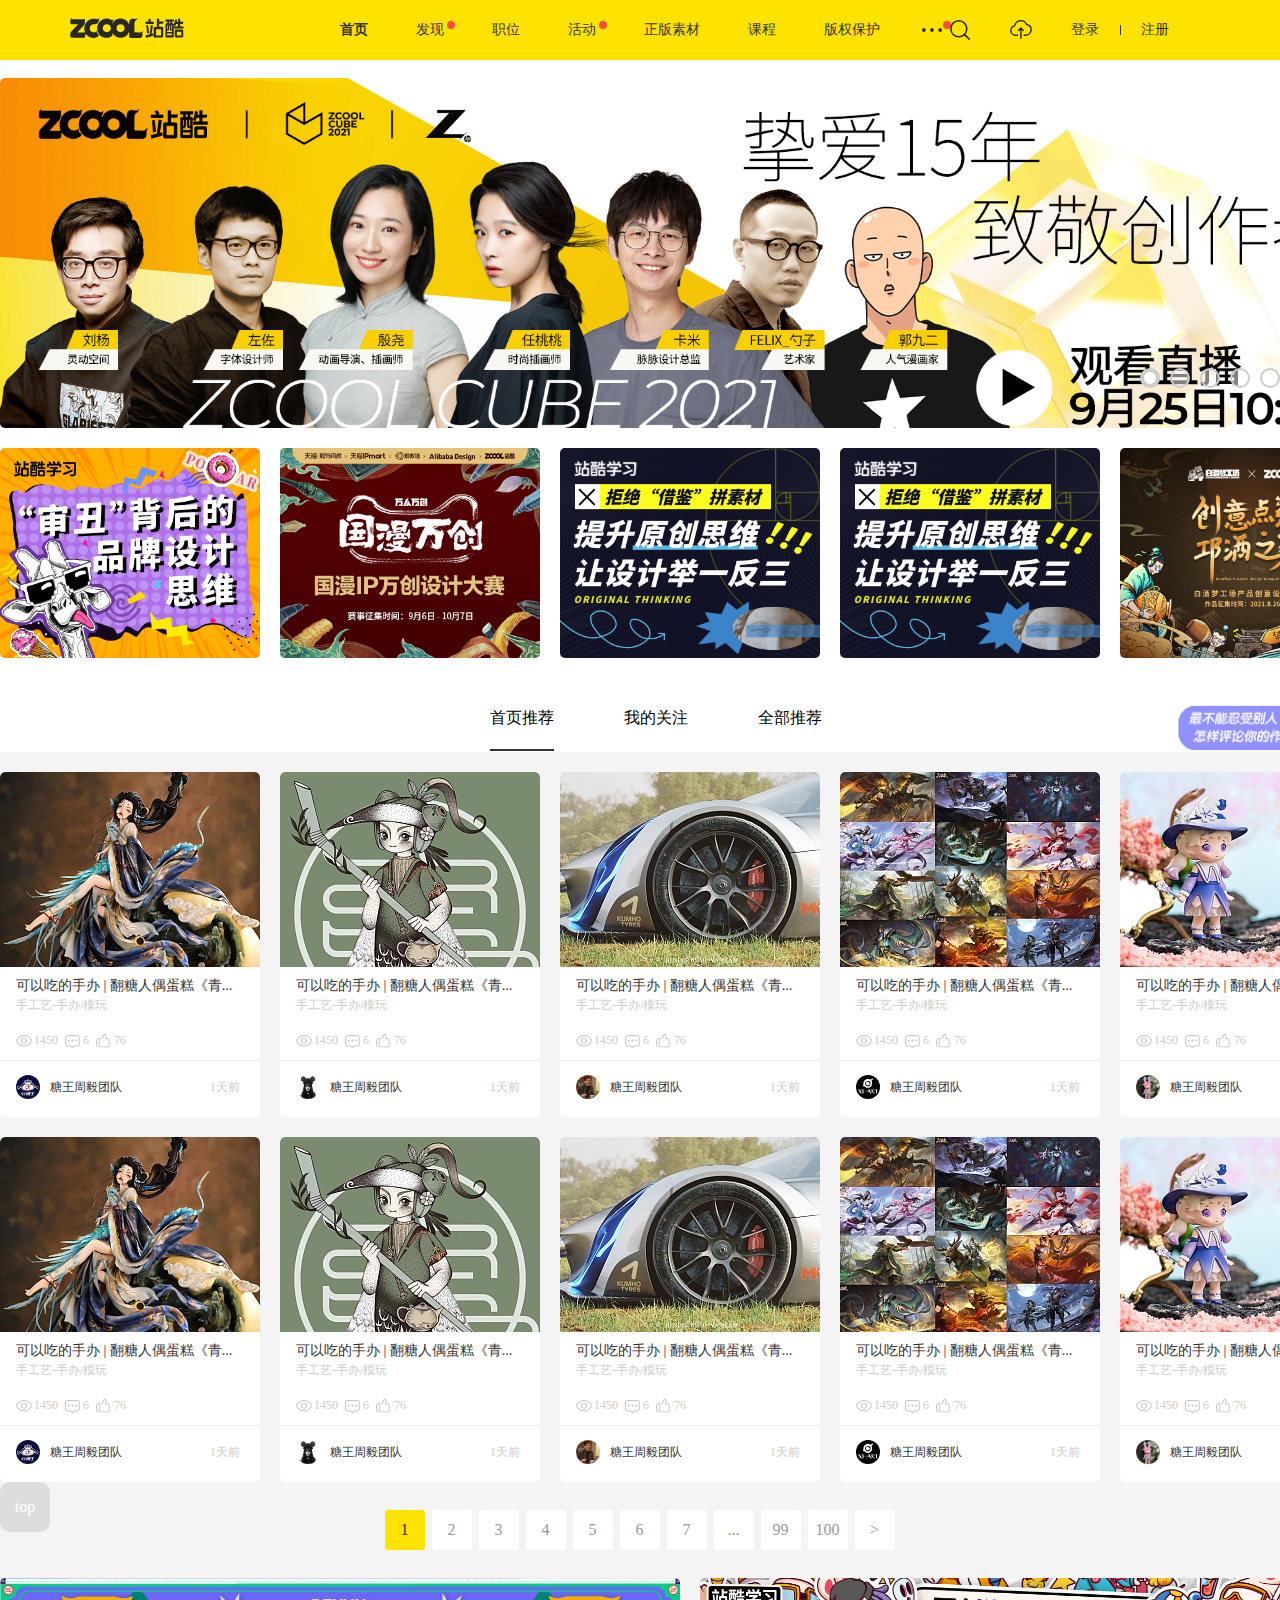
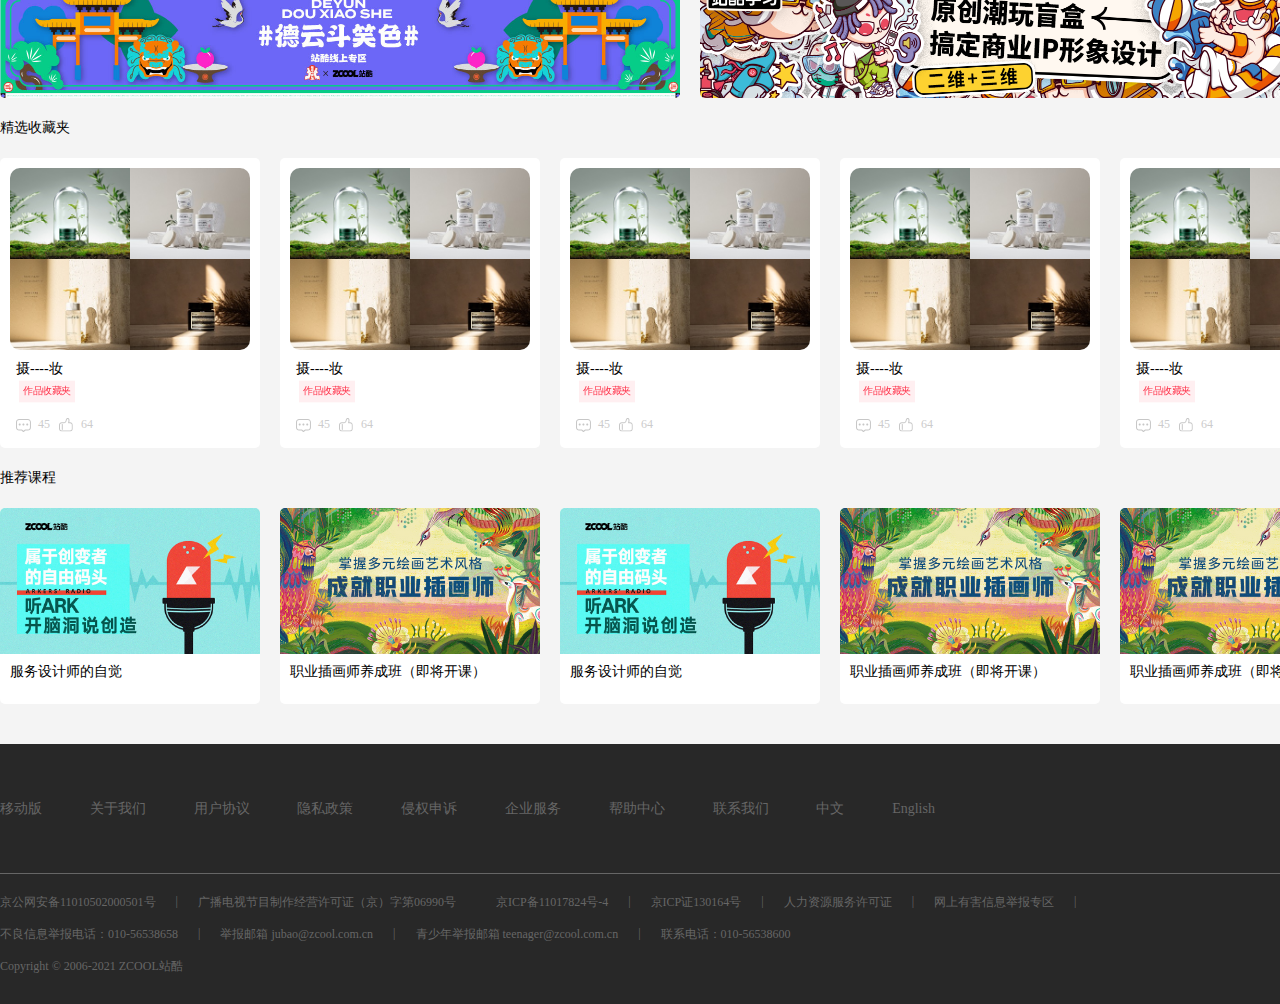
<file: index.html>
<!DOCTYPE html>
<html lang="en">

<head>
    <meta charset="UTF-8">
    <meta http-equiv="X-UA-Compatible" content="IE=edge">
    <meta name="viewport" content="width=device-width, initial-scale=1.0">
    <title>Document</title>
    <link rel="stylesheet" href="./css/top.css">
    <link rel="stylesheet" href="./css/slider.css">
    <link rel="stylesheet" href="./css/tuijian.css">
    <link rel="stylesheet" href="./css/deyunse.css">
    <link rel="stylesheet" href="./css/footer.css">
    <script src="./js/jquery-3.6.0.js"></script>
    <style>
        .w1 {
            width: 1380px;
            margin: 0 auto;
            position: relative;
            overflow: hidden;
        }

        .w2 {
            width: 1380px;
            margin: 0 auto;
            position: relative;
            overflow: hidden;
        }
    </style>
</head>

<body>
    <!-- 1.顶部导航栏 -->
    <header class="top">
        <!-- <div class="w"> -->
        <!-- logo部分 -->
        <a href="">
            <div class="logo"></div>
        </a>
        <!-- 导航栏 -->
        <ul class="topNav">
            <li><a href="" style="font-weight: 700;">首页</a>
                <ul class="list">
                    <li><a href="">站酷首页</a></li>
                    <li><a href="">我的首页</a></li>
                </ul>
            </li>
            <li><a href="">发现</a><span></span></li>
            <li><a href="">职位</a>
                <ul class="list">
                    <li><a href="">职位</a></li>
                    <li><a href="">公司</a></li>
                    <li><a href="">+ 发布职位</a></li>
                </ul>
            </li>
            <li><a href="">活动</a><span></span>
                <ul class="list">
                    <li><a href="">设计大赛</a></li>
                    <li><a href="">专题策划</a></li>
                    <li><a href="">线上活动</a></li>
                    <li><a href="">线下活动</a></li>
                    <li><a href="">互相投票</a></li>
                    <li><a href="">学习音频</a></li>
                </ul>
            </li>
            <li><a href="">正版素材</a>
                <ul class="list">
                    <li><a href="">图片</a></li>
                    <li><a href="">视频</a></li>
                    <li><a href="">字体</a></li>
                    <li><a href="">音乐</a></li>
                    <li><a href="">创意专题</a></li>
                    <li><a href="">我要供图</a></li>
                </ul>
            </li>
            <li><a href="">课程</a>
                <ul class="list">
                    <li><a href="">会员专区</a></li>
                    <li><a href="">平面视觉</a></li>
                    <li><a href="">绘画插画</a></li>
                    <li><a href="">电商设计</a></li>
                    <li><a href="">UI设计</a></li>
                    <li><a href="">商业摄影</a></li>
                    <li><a href="">全部课程</a></li>
                </ul>
            </li>
            <li><a href="">版权保护</a>
                <ul class="list">
                    <li><a href="">著作权登记</a></li>
                    <li><a href="">区块链存证</a></li>
                </ul>
            </li>
            <li><a href="" class="san"></a><span></span>
                <ul class="list">
                    <li><a href="">设计师</a></li>
                    <li><a href="">榜单</a></li>
                    <li><a href="">站酷App</a></li>
                    <li><a href="">站酷字体</a></li>
                </ul>
            </li>
        </ul>
        <!-- 搜索登录部分 -->
        <div class="topRight">
            <!-- 搜索 -->
            <a href="">
                <div class="search"></div>
            </a>
            <!-- 下载 -->
            <div class="down">
                <a href="" class="download">
                </a>
                <ul class="list">
                    <li><a href="">上传作品</a></li>
                    <li><a href="">写文章</a></li>
                    <li><a href="">我的创作</a></li>
                </ul>
            </div>
            <!-- 登录注册 -->
            <div class="login_zc">
                <a href=""><span class="login">登录</span></a>
                <div class="shu"></div>
                <a href=""><span class="zc">注册</span></a>
                <div class="drop">
                    <h4>
                        <a href="" style="color: #d36f16;">登录/注册</a>后，可享受：
                    </h4>
                    <div>分享你的作品</div>
                    <div>评论你的想法</div>
                    <div>收藏海量灵感</div>
                    <div>登录</div>
                </div>
            </div>
        </div>
        <!-- </div> -->
    </header>
    <!-- 2.中间部分 -->
    <main class="slider">
        <!-- 轮播图+五个广告+三个 -->
        <div class="slider-adv-box">
            <div class="w1">
                <!-- 轮播图 -->
                <div class="lun">
                    <div class="bo">
                        <img src="./img/01.jpg" alt="">
                        <img src="./img/02.jfif" alt="">
                        <img src="./img/03.jpg" alt="">
                        <img src="./img/04.jpg" alt="">
                        <img src="./img/05.jpg" alt="">
                        <img src="./img/06.jpg" alt="">
                        <img src="./img/07.jpg" alt="">
                    </div>
                    <span class="l">&lt;</span>
                    <span class="r">&gt;</span>
                    <ul class="list">
                        <li class="cho"></li>
                        <li></li>
                        <li></li>
                        <li></li>
                        <li></li>
                        <li></li>
                        <li></li>
                    </ul>
                </div>
                <!-- 五个广告 -->
                <div class="adv5">
                    <img src="./img/adv1.jpg" alt="">
                    <img src="./img/adv2.jpg" alt="">
                    <img src="./img/adv3.jpg" alt="">
                    <img src="./img/adv3.jpg" alt="">
                    <img src="./img/adv4.jpg" alt="">
                </div>
            </div>
        </div>
        <!-- 首页推荐，我的关注，全部推荐 -->
        <div class="fix">
            <div class="w1">
                <ul class="list1">
                    <li class="cho">首页推荐</li>
                    <li>我的关注</li>
                    <li>全部推荐</li>
                </ul>
                <img src="./img/kuyoushuo.jfif" alt="" class="kuyoushuo">
            </div>
        </div>
        <!-- 推荐详情 + 1234 -->
        <div class="xiangqing">
            <div class="w1"></div>
            <div class="w2">
                <span class="tp">top</span>
            </div>
            <div class="list-num">
                <ul>
                    <li class="cho">1</li>
                    <li>2</li>
                    <li>3</li>
                    <li>4</li>
                    <li>5</li>
                    <li>6</li>
                    <li>7</li>
                    <li>...</li>
                    <li>99</li>
                    <li>100</li>
                    <li>></li>
                </ul>
            </div>
        </div>
        <!-- 德云色图片开始 -->
        <div class="w1">
            <!-- 德云色 + 二维 -->
            <div class="deyunse">
                <img src="./img/deyunse.jpg" alt="">
                <img src="./img/erwei.jfif" alt="">
            </div>
            <!-- 精选收藏夹 -->
            <div class="jing"><span>精选收藏夹</span><span>查看更多</span></div>
            <div style="overflow: hidden;">
                <div class="he4">
                    <div class="img4">
                        <img src="./img/he1.jpg" alt="">
                        <img src="./img/h2.jpg" alt="">
                        <img src="./img/h3.jpg" alt="">
                        <img src="./img/h4.jpg" alt="">
                    </div>
                    <h4>摄----妆</h4>
                    <h5>作品收藏夹</h5>
                    <div class="num">
                        <span>45</span>
                        <span>64</span>
                    </div>
                </div>
                <div class="he4">
                    <div class="img4">
                        <img src="./img/he1.jpg" alt="">
                        <img src="./img/h2.jpg" alt="">
                        <img src="./img/h3.jpg" alt="">
                        <img src="./img/h4.jpg" alt="">
                    </div>
                    <h4>摄----妆</h4>
                    <h5>作品收藏夹</h5>
                    <div class="num">
                        <span>45</span>
                        <span>64</span>
                    </div>
                </div>
                <div class="he4">
                    <div class="img4">
                        <img src="./img/he1.jpg" alt="">
                        <img src="./img/h2.jpg" alt="">
                        <img src="./img/h3.jpg" alt="">
                        <img src="./img/h4.jpg" alt="">
                    </div>
                    <h4>摄----妆</h4>
                    <h5>作品收藏夹</h5>
                    <div class="num">
                        <span>45</span>
                        <span>64</span>
                    </div>
                </div>
                <div class="he4">
                    <div class="img4">
                        <img src="./img/he1.jpg" alt="">
                        <img src="./img/h2.jpg" alt="">
                        <img src="./img/h3.jpg" alt="">
                        <img src="./img/h4.jpg" alt="">
                    </div>
                    <h4>摄----妆</h4>
                    <h5>作品收藏夹</h5>
                    <div class="num">
                        <span>45</span>
                        <span>64</span>
                    </div>
                </div>
                <div class="he4">
                    <div class="img4">
                        <img src="./img/he1.jpg" alt="">
                        <img src="./img/h2.jpg" alt="">
                        <img src="./img/h3.jpg" alt="">
                        <img src="./img/h4.jpg" alt="">
                    </div>
                    <h4>摄----妆</h4>
                    <h5>作品收藏夹</h5>
                    <div class="num">
                        <span>45</span>
                        <span>64</span>
                    </div>
                </div>
            </div>
            <div class="jing"><span>推荐课程</span><span>换一换</span></div>
            <div class="img5">
                <div>
                    <img src="./img/zhanku.jpg" alt="">
                    <h4>服务设计师的自觉</h4>
                </div>
                <div>
                    <img src="./img/zhanku2.jpg" alt="">
                    <h4>职业插画师养成班（即将开课）</h4>
                </div>
                <div>
                    <img src="./img/zhanku.jpg" alt="">
                    <h4>服务设计师的自觉</h4>
                </div>
                <div>
                    <img src="./img/zhanku2.jpg" alt="">
                    <h4>职业插画师养成班（即将开课）</h4>
                </div>
                <div>
                    <img src="./img/zhanku2.jpg" alt="">
                    <h4>职业插画师养成班（即将开课）</h4>
                </div>
            </div>
        </div>
    </main>
    <!-- 3.底部 -->
    <footer>
        <div class="w1">
            <div class="footTop">
                <ul>
                    <li>移动版</li>
                    <li>关于我们</li>
                    <li>用户协议</li>
                    <li>隐私政策</li>
                    <li>侵权申诉</li>
                    <li>企业服务</li>
                    <li>帮助中心</li>
                    <li>联系我们</li>
                    <li>中文</li>
                    <li>English</li>
                </ul>
            </div>
            <div class="footBottom">
                <ul>
                    <li>京公网安备11010502000501号</li>
                    <li>|</li>
                    <li>广播电视节目制作经营许可证（京）字第06990号</li>
                    <li></li>
                    <li>京ICP备11017824号-4</li>
                    <li>|</li>

                    <li>京ICP证130164号</li>
                    <li>|</li>

                    <li>人力资源服务许可证</li>
                    <li>|</li>

                    <li>网上有害信息举报专区</li>
                    <li>|</li>

                    <li>不良信息举报电话：010-56538658</li>
                    <li>|</li>

                    <li>举报邮箱 jubao@zcool.com.cn</li>
                    <li>|</li>

                    <li>青少年举报邮箱 teenager@zcool.com.cn</li>
                    <li>|</li>

                    <li>联系电话：010-56538600</li>
                </ul>
                <div>
                    Copyright © 2006-2021 ZCOOL站酷
                </div>
            </div>
        </div>
    </footer>
    <script type="text/javascript" src="./js/slider.js"></script>
    <script type="text/javascript" src="./js/gunlun.js"></script>
    <script src="./js/object.js"></script>
    <script src="./js/cho.js"></script>
    <!-- <script src="./js/tiaozhuan.js"></script> -->
</body>

</html>
</file>
<file: css/top.css>
* {
    padding: 0;
    margin: 0;
    box-sizing: border-box;
}
body{
    background-color: #F4F4F4;
    /* background-color: #fff; */
}

li {
    list-style: none;
}

a {
    text-decoration: none;
}
/* 
.w {
    height: 60px;
} */

/* 1. 顶部导航栏 */
.top {
    height: 60px;
    background-color: #ffe300;
    /* margin-bottom: 18px; */
    position: relative;
    z-index: 1;
}

/* logo部分 */
.logo {
    background: url(../img/logo.svg) no-repeat;
    width: 120px;
    height: 20px;
    float: left;
    margin-top: 18px;
    margin-left: 70px;
}

/* 中间导航栏部分 */
.topNav {
    /* float: right; */
    width: 648px;
    height: 60px;
    margin: 0 auto;
}

.topNav>li {
    float: left;
    position: relative;
}

.topNav>li:hover a {
    background-color: #282828;
    color: #ffe300;
}

/* .topNav>li:hover a {
    color: #ffe300;
} */

.topNav>li>a {
    display: block;
    height: 60px;
    line-height: 60px;
    padding: 0 24px;
    font-size: 14px;
    color: #333;
}

.topNav>li>span {
    position: absolute;
    width: 8px;
    height: 8px;
    background-color: #ff4a3b;
    border-radius: 50%;
    top: 21px;
    right: 13px;
}

.topNav>li>.san {
    background: url(../img/nav-more.svg) no-repeat 18px 28px;
    background-size: 20px auto;
    padding: 0 30px;
    width: 20px;
}

.topNav>li:hover .san {
    background-image: url(../img/nav-more-hover.svg);
}

.topNav>li>.list {
    position: absolute;
    width: 150px;
    padding: 5px 0;
    background-color: #fff;
    border-bottom-left-radius: 5px;
    border-bottom-right-radius: 5px;
    box-shadow: 0 0 5px #ccc;
    display: none;
    left: 0;
    top: 60px;
}

.topNav>li>.list li a {
    background-color: #fff;
    color: #333;
    font-size: 14px;
    display: block;
    padding: 12px 24px;
}

.topNav>li:hover .list {
    display: block;
}

.topNav>li>.list li a:hover {
    background-color: #ffe300;
}


/* 搜索后面部分 */
.topRight{  
    position: absolute;
    width: 280px;
    height: 60px;
    top: 0;
    right: 0;
    margin-right: 70px;
}

/* 搜索 */
.search {
    background: url(../img/nav-search.svg) no-repeat 20px 20px;
}

.search:hover {
    background-color: #282828;
    background-image: url(../img/nav-search-hover.svg);
}

.download,
.search {
    float: left;
    height: 60px;
    padding: 0 30px;
    background-size: 20px auto;
}

/* 下载部分 */
.download {
    background: url(../img/nav-upload.svg) no-repeat 20px 20px;
    background-size: 22px auto;
    /* position: relative; */
    /* float: left; */
}

.down:hover .list {
    display: block;
}

.down {
    float: left;
    position: relative;
    width: 60px;
    height: 60px;
}

.down .list {
    position: absolute;
    width: 150px;
    padding: 5px 0;
    background-color: #fff;
    border-bottom-left-radius: 5px;
    border-bottom-right-radius: 5px;
    box-shadow: 0 0 5px #ccc;
    top: 60px;
    right: 0;
    display: none;
}

.down .list a {
    background-color: #fff;
    color: #333;
    font-size: 14px;
    display: block;
    padding: 12px 24px;
}

.down .list a:hover {
    background-color: #ffe300;
}

.download:hover {
    background-color: #282828;
    background-image: url(../img/nav-upload-hover.svg);
}

/* 登录部分 */
.login_zc {
    position: relative;
    float: left;
}

.login_zc:hover {
    background-color: #282828;
}

.login_zc:hover .login,
.login_zc:hover .zc {
    color: #ffe300;
}

.login_zc:hover .shu {
    background-color: #ffe300;
}

.login,
.zc {
    float: left;
    display: block;
    height: 60px;
    line-height: 60px;
    padding: 0 21px;
    font-size: 14px;
}

.top a {
    color: #333;
}

.shu {
    position: absolute;
    width: 1px;
    height: 10px;
    background-color: #333;
    top: 25px;
    left: 70px;
}

/* 登录注册下拉列表 */
.drop {
    position: absolute;
    width: 188px;
    padding: 0 20px;
    background-color: #fff;
    font-size: 14px;
    top: 60px;
    right: 0;
    cursor: pointer;
    padding-bottom: 10px;
    box-shadow: 0 0 5px #ccc;
    border-radius: 0 0 5px 5px;
    display: none;
}

.login_zc:hover .drop {
    display: block;
}

.drop h4 {
    cursor: pointer;
    font-weight: 400;
    height: 60px;
    line-height: 60px;
    width: 148px;
    border-bottom: 1px solid #ccc
}

.drop h4 a {
    font-weight: 700;
}

.drop div:nth-of-type(1),
.drop div:nth-of-type(2),
.drop div:nth-of-type(3),
.drop div:nth-of-type(4) {
    width: 145px;
    height: 42px;
    text-align: center;
    margin-left: 18px;
}

.drop div:nth-of-type(1) {
    margin-top: 12px;
    background: url(../img/nav-share.svg) no-repeat;
    /* background-color: #fff; */
}

.drop div:nth-of-type(2) {
    background: url(../img/nav-comment.svg) no-repeat;
}

.drop div:nth-of-type(3) {
    background: url(../img/nav-col.svg) no-repeat;
    /* background-color: #fff; */
}

.drop div:nth-of-type(4) {
    background-color: #ffe300;
    line-height: 40px;
    border-radius: 8px;
    margin-left: 2px;
}

.drop div:nth-of-type(4):hover {
    background-color: #ffd000;
}
</file>
<file: css/slider.css>
/* .slider::after {
           content : "";
    clear : "both";
    display : block;
        } */

/* 轮播图和五个广告 */
.slider-adv-box {
    padding-top: 18px;
    /* height: 680px; */
    background-color: #fff;
}

/* 轮播图 */
.lun {
    width: 1380px;
    height: 350px;
    overflow: hidden;
    position: relative;
    margin-bottom: 20px;
}

.lun span {
    display: block;
    position: absolute;
    width: 55px;
    height: 55px;
    background-color: rgba(127, 127, 127, 0.5);
    top: 150px;
    margin-left: 30px;
    font-size: 50px;
    line-height: 50px;
    text-align: center;
    border-radius: 30px;
    color: rgba(255, 255, 255, 0.3);
    opacity: 0;
    z-index: 1;
}

.lun span.r {
    position: absolute;
    right: 30px;
}

.lun span:hover {
    color: #ffe300;
    cursor: pointer;
}

.bo {
    width: 9999px;
    transition: all 1s;
}

.bo img {
    display: block;
    width: 1380px;
    float: left;
    border-radius: 5px;
}

li {
    list-style: none;
}

.lun .list {
    width: 220px;
    height: 30px;
    position: absolute;
    right: 30px;
    bottom: 30px;
    /* background-color: pink; */
}

.lun .list li {
    width: 20px;
    height: 20px;
    border-radius: 10px;
    background-color: rgba(255, 255, 255, 0.5);
    float: left;
    border: 2px solid #ccc;
    margin-left: 10px;
    padding: 3px;
    cursor: pointer;
}

.lun .list .cho {
    border: 4px solid #ccc;
    background-color: rgba(255, 255, 255, 1);
}

/* 五个广告 */

.adv5 {
    display: flex;
    justify-content: space-between;
    padding-bottom: 30px;
}

.adv5 img {
    /* float: left; */
    width: 260px;
    height: 210px;
    border-radius: 5px;
}

/* 三个li */
.fix {
    width: 100%;
    /* height: ; */
    position: relative;
    /* position: fixed; */
    /* top: 0;
    z-index: 110; */
    background-color: #fff;
    transition:  all 1s;
}
.fix .list1 {
    margin: 0 auto ;
    width: 400px;
    height: 64px;
}
.fix .list1 li {
    float: left;
    padding: 20px 0;
    margin-right: 70px;
    cursor: pointer;
}

.fix .list1 li:nth-of-type(3) {
    margin-right: 0;
}
.fix .list1 li a {
    color: #333;
}

.fix .list1 .cho {
    border-bottom: 2px solid #333;

}

/* 酷友说 */
.kuyoushuo {
    position: absolute;
    bottom: 0;
    right: 0;
    width: 205px;
    height: auto;
    position: absolute;
}
</file>
<file: css/tuijian.css>
/* 详细商品 和 1234 */
 .xiangqing {
            overflow: hidden;
            position: relative;
        }

        /* 详细商品 */
        .tuijian {
            float: left;
            width: 260px;
            height: 345px;
            background-color: #fff;
            margin-top: 20px;
            margin-right: 20px;
            border-radius: 5px;
            overflow: hidden;
        }

        .tuijian a {
            color: #333;
            display: block;
            height: 195px;
        }

        .tuijian .tuijian_pic {
            width: 100%;
            height: 195px;
            border-radius: 5px 5px 0 0;
        }

        .tuijian .tuijian_pic:hover {
            opacity: 0.8;
        }

        .tuijian:nth-child(5n+5) {
            margin-right: 0;
        }

        .tuijian>a>h4 {
            font-weight: 400;
            font-size: 14px;
            margin: 10px 16px 0px 16px;
        }

        .tuijian>a h4:hover {
            color: #D36F16;
        }

        .tuijian>a>span,
        .tuijian>a>div>span {
            display: inline-block;
            font-size: 12px;
            color: #ccc;
        }

        .tuijian>a>span {
            margin: 0 0 16px 16px;
        }

        .tuijian>a>.comment {
            margin-left: 16px;
        }

        .tuijian>a>.comment>span {
            background: url(../img/card-liulan.svg) no-repeat 0 2px;
            text-indent: 18px;
            margin-right: 3px;
        }

        .tuijian>a>.comment>span:nth-of-type(2) {
            background: url(../img/card-pinglun.svg) no-repeat 0 2px;
        }

        .tuijian>a>.comment>span:nth-of-type(3) {
            background: url(../img/card-zan.svg) no-repeat 0 1px;
        }

        .tuijian>a>.photo {
            width: 260px;
            height: 52px;
            margin-top: 12px;
            border-top: 1px solid rgba(204, 204, 204, 0.4);
        }

        .tuijian>a>.photo>img {
            width: 24px;
            height: 24px;
            border-radius: 12px;
            float: left;
            margin: 14px 10px 0 16px;
        }

        .tuijian>a>.photo>h4 {
            line-height: 52px;
            font-weight: 400;
            font-size: 12px;
        }

        .tuijian>a>.photo>h4>span {
            color: #ccc;
            float: right;
            margin-right: 20px;
        }

        .tp {
            position: fixed;
            width: 50px;
            height: 50px;
            line-height: 50px;
            background-color: #ddd;    
            text-align: center;
            border-radius: 10px;
            cursor: pointer;
            color: #fff;
            /* display: none; */
        }

        .list-num ul {
            width: 525px;
            height: 40px;
            /* background-color: pink; */
            margin: 28px auto;
        }

        .list-num ul li {
            width: 40px;
            height: 40px;
            margin-left: 7px;
            background-color: #fff;
            line-height: 40px;
            text-align: center;
            border-radius: 3px;
            float: left;
            color: #999;
            cursor: pointer;
        }

        .list-num ul li:hover {
            background-color: #FFE300;
        }

        .list-num ul li.cho {
            background-color: #FFE300;
            color: #333;
        }
</file>
<file: css/deyunse.css>
.deyunse {
            overflow: hidden;
        }

        .deyunse img {
            float: left;
            margin-right: 20px;
            width: 680px;
            height: 120px;
            border-radius: 5px;
        }

        .deyunse img:nth-of-type(2) {
            margin: 0;
        }

        .jing {
            height: 60px;
            line-height: 60px;
        }

        .jing span {
            font-size: 14px;
            cursor: pointer;
        }

        .jing span:nth-of-type(1) {
            float: left;
        }

        .jing span:nth-of-type(2) {
            float: right;
            color: #d36f16;
        }

        .he4 {
            float: left;
            width: 260px;
            height: 290px;
            background-color: #fff;
            border-radius: 5px;
            margin-right: 20px;
        }

        .he4:last-of-type {
            margin-right: 0;
        }

        .img4 {
            float: left;
            width: 240px;
            height: 182px;
            background-color: #fff;
            border-radius: 10px;
            overflow: hidden;
            margin: 10px;
        }

        .img4 img {
            display: block;
            float: left;
            width: 120px;
            height: 91px;
        }

        .he4 h4 {
            font-weight: 400;
            font-size: 14px;
            padding: 16px 0 0px 16px;
        }

        .he4 h5 {
            display: inline-block;
            font-weight: 400;
            padding: 5px;
            margin-left: 12px;
            font-size: 12px;
            color: #FF334B;
            background-color: rgba(255, 51, 75, .08);
            transform: scale(0.8, 0.8);
        }

        .he4 .num span {
            display: inline-block;
            text-indent: 22px;
            font-size: 12px;
            color: #ccc;
        }

        .he4 .num span:nth-of-type(1) {
            background: url(../img/card-pinglun.svg) no-repeat 0 2px;
            margin: 12px 5px 0px 16px;
        }

        .he4 .num span:nth-of-type(2) {
            background: url(../img/card-zan.svg) no-repeat 0 1px;
        }

        .img5 {
            overflow: hidden;
            margin-bottom: 40px;
        }

        .img5 div {
            float: left;
            width: 260px;
            height: 196px;
            background-color: #fff;
            margin-right: 20px;
            border-radius: 5px;
            overflow: hidden;
        }

        .img5 div img {
            width: 100%;
            height: auto;
        }

        .img5 div:last-of-type {
            margin-right: 0;
        }

        .img5 div h4 {
            font-weight: 400;
            font-size: 14px;
            margin: 5px 0 0 10px;
        }
</file>
<file: css/footer.css>
footer {
            height: 260px;
            background-color: #282828;
        }

        .footTop {
            height: 130px;
            border-bottom: 1px solid #666666;
        }

        .footTop>ul {
            width: 935px;
            height: 100%;
            display: flex;
            justify-content: space-between;
            align-items: center;
            color: #666666;
            font-size: 14px;
        }

        .footTop>ul>li {
            cursor: pointer;
        }

        .footBottom {
            margin-top: 20px;
        }

        .footBottom>ul {
            width: 1170px;
            overflow: hidden;
        }

        .footBottom>ul>li {
            float: left;
            margin-right: 20px;
            /* border-right: 1px solid #666666; */
            color: #666666;
            font-size: 12px;
            cursor: pointer;
            margin-bottom: 15px;
        }

       

        .footBottom>div {
            color: #666666;
            font-size: 12px;

        }
</file>
